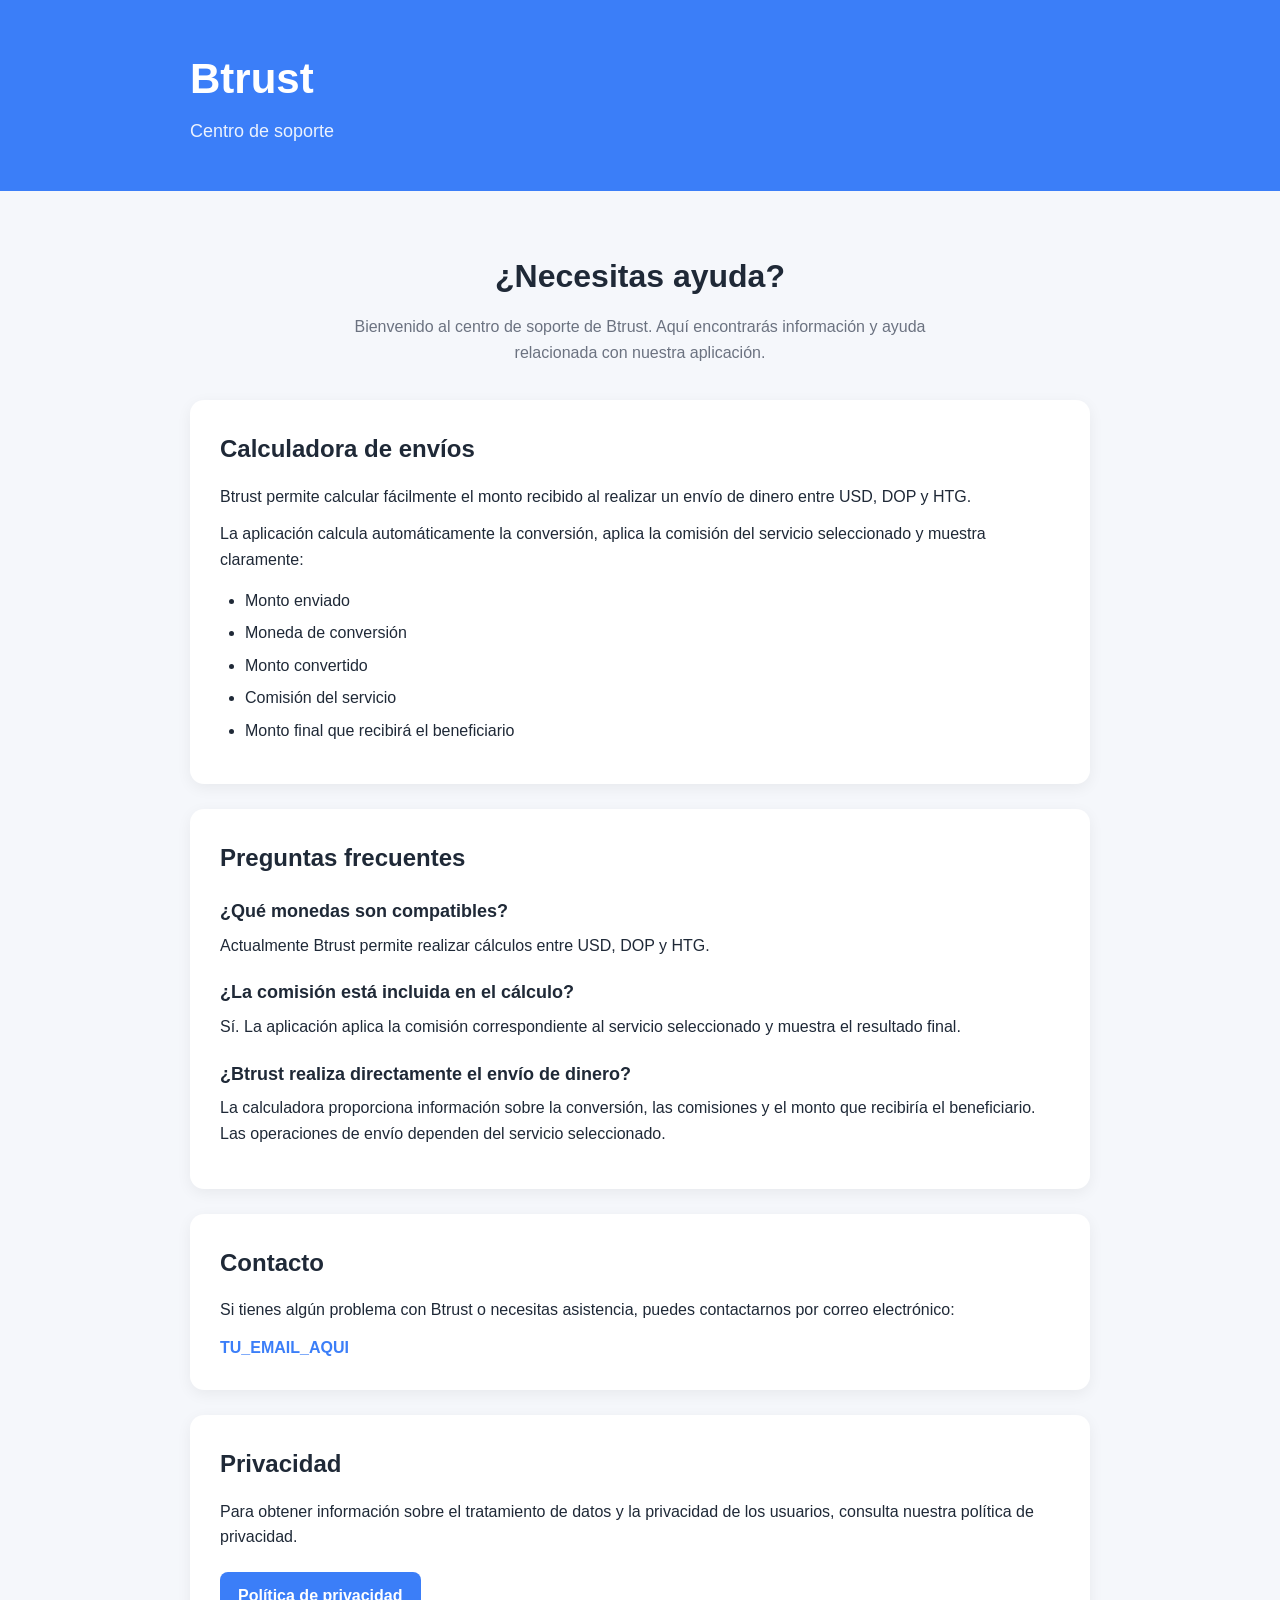
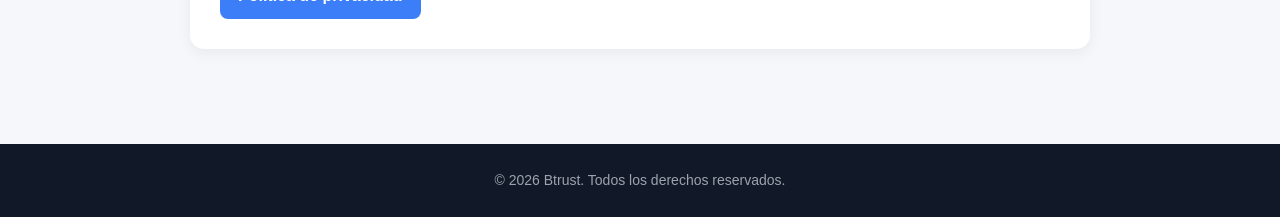
<file: index.html>
<!DOCTYPE html>
<html lang="es">
<head>
    <meta charset="UTF-8">
    <meta name="viewport" content="width=device-width, initial-scale=1.0">

    <title>Btrust - Soporte</title>

    <meta
        name="description"
        content="Página oficial de soporte de Btrust. Obtén ayuda con la aplicación, conversiones, comisiones y cálculos de envíos."
    >

    <link rel="stylesheet" href="style.css">
</head>

<body>

<header>
    <div class="container">
        <h1>Btrust</h1>
        <p>Centro de soporte</p>
    </div>
</header>

<main class="container">

    <section class="hero">
        <h2>¿Necesitas ayuda?</h2>

        <p>
            Bienvenido al centro de soporte de Btrust.
            Aquí encontrarás información y ayuda relacionada
            con nuestra aplicación.
        </p>
    </section>


    <section class="card">
        <h2>Calculadora de envíos</h2>

        <p>
            Btrust permite calcular fácilmente el monto recibido
            al realizar un envío de dinero entre USD, DOP y HTG.
        </p>

        <p>
            La aplicación calcula automáticamente la conversión,
            aplica la comisión del servicio seleccionado y muestra
            claramente:
        </p>

        <ul>
            <li>Monto enviado</li>
            <li>Moneda de conversión</li>
            <li>Monto convertido</li>
            <li>Comisión del servicio</li>
            <li>Monto final que recibirá el beneficiario</li>
        </ul>
    </section>


    <section class="card">
        <h2>Preguntas frecuentes</h2>

        <h3>¿Qué monedas son compatibles?</h3>

        <p>
            Actualmente Btrust permite realizar cálculos entre
            USD, DOP y HTG.
        </p>

        <h3>¿La comisión está incluida en el cálculo?</h3>

        <p>
            Sí. La aplicación aplica la comisión correspondiente
            al servicio seleccionado y muestra el resultado final.
        </p>

        <h3>¿Btrust realiza directamente el envío de dinero?</h3>

        <p>
            La calculadora proporciona información sobre la
            conversión, las comisiones y el monto que recibiría
            el beneficiario. Las operaciones de envío dependen
            del servicio seleccionado.
        </p>
    </section>


    <section class="card">
        <h2>Contacto</h2>

        <p>
            Si tienes algún problema con Btrust o necesitas
            asistencia, puedes contactarnos por correo electrónico:
        </p>

        <a class="email" href="mailto:TU_EMAIL_AQUI">
            TU_EMAIL_AQUI
        </a>
    </section>


    <section class="card">
        <h2>Privacidad</h2>

        <p>
            Para obtener información sobre el tratamiento de datos
            y la privacidad de los usuarios, consulta nuestra
            política de privacidad.
        </p>

        <a href="privacy.html" class="button">
            Política de privacidad
        </a>
    </section>

</main>


<footer>
    <div class="container">
        <p>© 2026 Btrust. Todos los derechos reservados.</p>
    </div>
</footer>

</body>
</html>
</file>
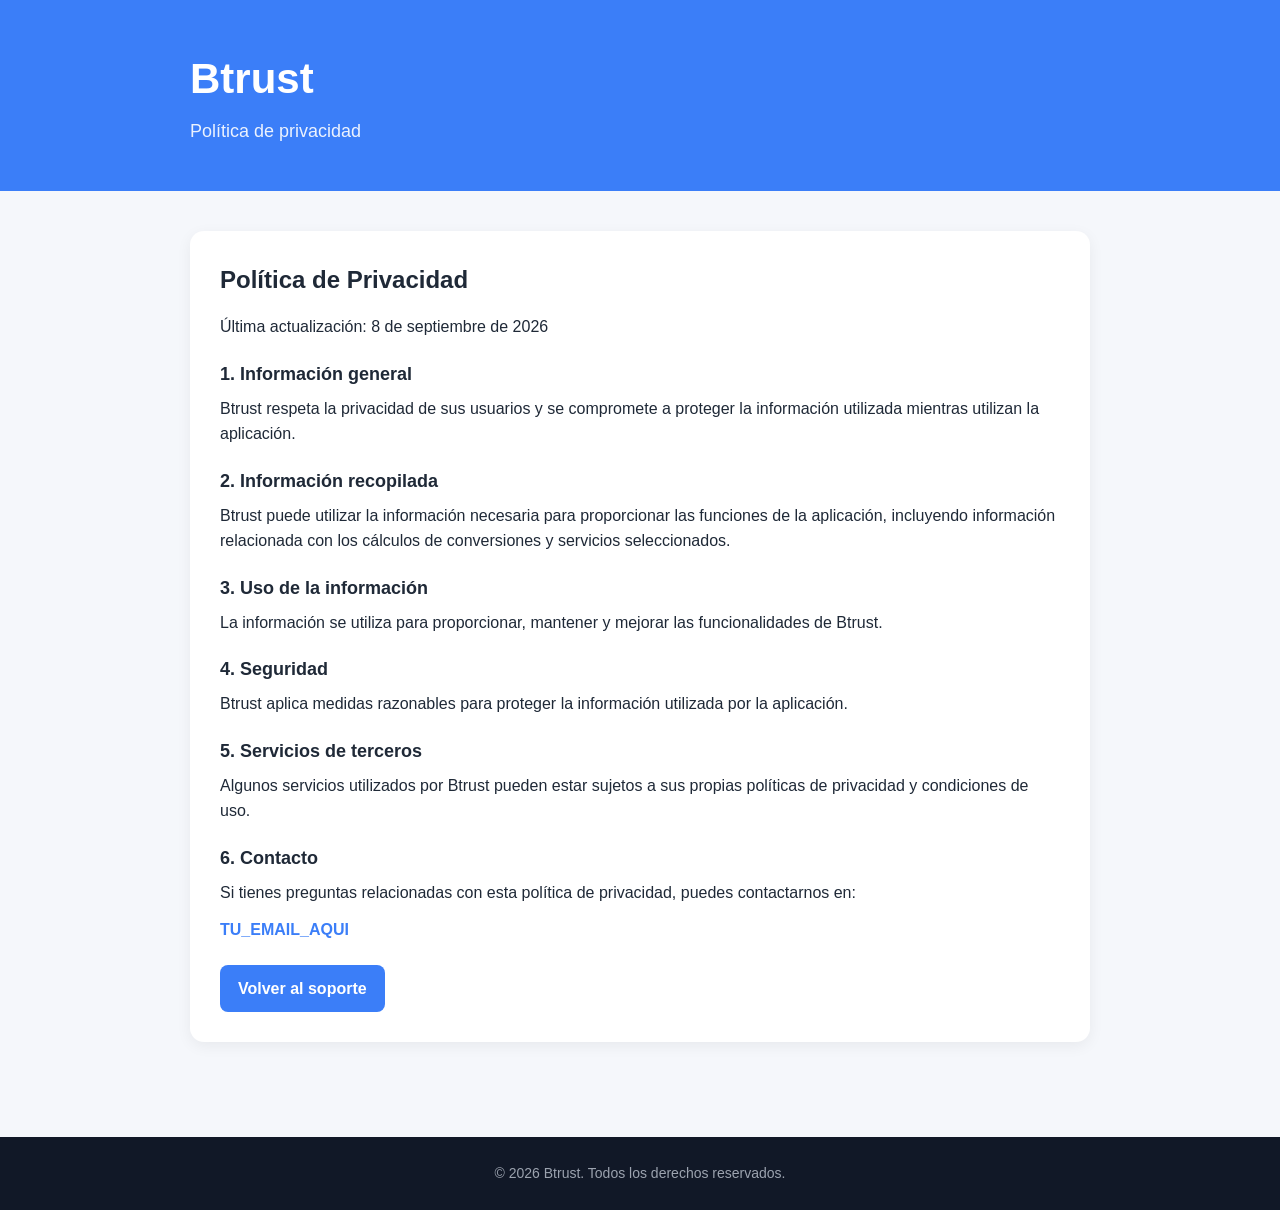
<file: privacy.html>
<!DOCTYPE html>
<html lang="es">
<head>
    <meta charset="UTF-8">
    <meta name="viewport" content="width=device-width, initial-scale=1.0">

    <title>Btrust - Política de Privacidad</title>

    <link rel="stylesheet" href="style.css">
</head>

<body>

<header>
    <div class="container">
        <h1>Btrust</h1>
        <p>Política de privacidad</p>
    </div>
</header>


<main class="container">

    <section class="card">

        <h2>Política de Privacidad</h2>

        <p>
            Última actualización: 8 de septiembre de 2026
        </p>

        <h3>1. Información general</h3>

        <p>
            Btrust respeta la privacidad de sus usuarios y se
            compromete a proteger la información utilizada
            mientras utilizan la aplicación.
        </p>


        <h3>2. Información recopilada</h3>

        <p>
            Btrust puede utilizar la información necesaria para
            proporcionar las funciones de la aplicación, incluyendo
            información relacionada con los cálculos de conversiones
            y servicios seleccionados.
        </p>


        <h3>3. Uso de la información</h3>

        <p>
            La información se utiliza para proporcionar,
            mantener y mejorar las funcionalidades de Btrust.
        </p>


        <h3>4. Seguridad</h3>

        <p>
            Btrust aplica medidas razonables para proteger la
            información utilizada por la aplicación.
        </p>


        <h3>5. Servicios de terceros</h3>

        <p>
            Algunos servicios utilizados por Btrust pueden estar
            sujetos a sus propias políticas de privacidad y
            condiciones de uso.
        </p>


        <h3>6. Contacto</h3>

        <p>
            Si tienes preguntas relacionadas con esta política
            de privacidad, puedes contactarnos en:
        </p>

        <p>
            <a class="email" href="mailto:TU_EMAIL_AQUI">
                TU_EMAIL_AQUI
            </a>
        </p>


        <a href="index.html" class="button">
            Volver al soporte
        </a>

    </section>

</main>


<footer>
    <div class="container">
        <p>© 2026 Btrust. Todos los derechos reservados.</p>
    </div>
</footer>

</body>
</html>
</file>
<file: style.css>
* {
    box-sizing: border-box;
    margin: 0;
    padding: 0;
}

body {
    font-family: -apple-system, BlinkMacSystemFont, "Segoe UI", Roboto,
        Helvetica, Arial, sans-serif;

    background: #f5f7fb;
    color: #1f2937;
    line-height: 1.6;
}

.container {
    width: 90%;
    max-width: 900px;
    margin: auto;
}

header {
    background: #3b7ef8;
    color: white;
    padding: 45px 0;
}

header h1 {
    font-size: 42px;
    font-weight: 700;
}

header p {
    font-size: 18px;
    margin-top: 5px;
    opacity: 0.9;
}

main {
    padding: 40px 0;
}

.hero {
    text-align: center;
    padding: 20px 0 35px;
}

.hero h2 {
    font-size: 32px;
    margin-bottom: 12px;
}

.hero p {
    max-width: 650px;
    margin: auto;
    color: #6b7280;
}

.card {
    background: white;
    padding: 30px;
    margin-bottom: 25px;
    border-radius: 14px;

    box-shadow: 0 4px 15px rgba(0, 0, 0, 0.06);
}

.card h2 {
    font-size: 24px;
    margin-bottom: 15px;
}

.card h3 {
    font-size: 18px;
    margin-top: 20px;
    margin-bottom: 7px;
}

.card p {
    margin-bottom: 12px;
}

.card ul {
    margin: 15px 0 10px 25px;
}

.card li {
    margin-bottom: 7px;
}

.email {
    color: #3b7ef8;
    font-weight: 600;
    text-decoration: none;
}

.email:hover {
    text-decoration: underline;
}

.button {
    display: inline-block;
    margin-top: 10px;
    padding: 11px 18px;

    background: #3b7ef8;
    color: white;

    border-radius: 8px;
    text-decoration: none;
    font-weight: 600;
}

.button:hover {
    opacity: 0.9;
}

footer {
    background: #111827;
    color: #9ca3af;
    text-align: center;
    padding: 25px 0;
    margin-top: 30px;
}

footer p {
    font-size: 14px;
}

@media (max-width: 600px) {

    header {
        padding: 35px 0;
    }

    header h1 {
        font-size: 34px;
    }

    .hero h2 {
        font-size: 27px;
    }

    .card {
        padding: 22px;
    }
}
</file>
